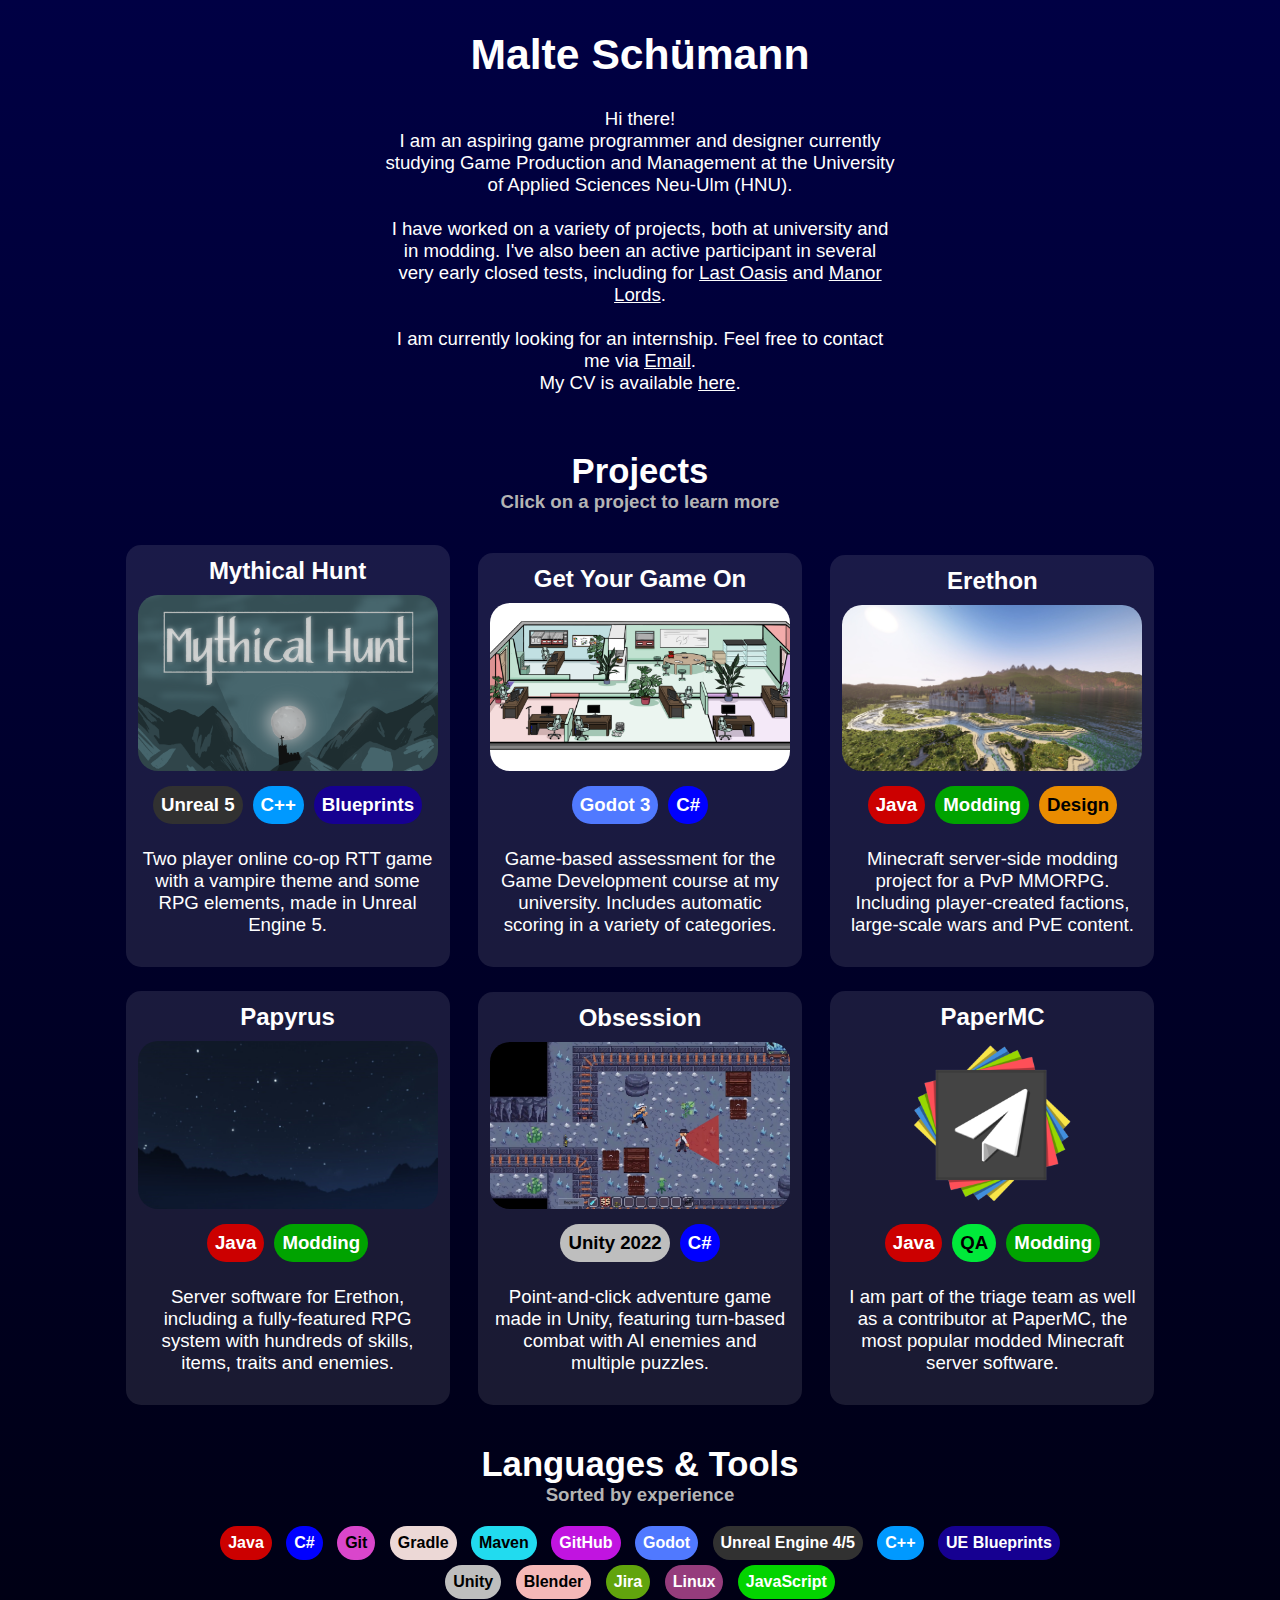
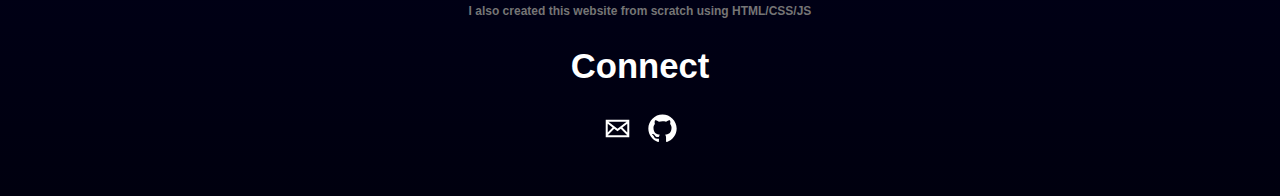
<file: index.html>
<!DOCTYPE html>
<head>
    <link rel="stylesheet" href="https://cdnjs.cloudflare.com/ajax/libs/font-awesome/6.0.0-beta3/css/all.min.css" integrity="sha384-e1HvStA/DcQz+8FDoDO5twYLhPk/S3qwkKlJ50cXdO2lqSjI5miq8jyexovG+oA9" crossorigin="anonymous">

    <link rel="stylesheet" type="text/css" href="style.css">
    <script type="text/javascript" src="script.js" defer></script>
    <meta name="viewport" content="width=device-width, initial-scale=1">
    <title>Malte Schümann</title>
</head>
<body>

    <div class="about-me">
        <h1>Malte Schümann</h2>
        <p>Hi there! <br /> I am an aspiring game programmer and designer currently studying Game Production and Management at the University of Applied Sciences Neu-Ulm (HNU).</p>
        <br />
        <p>I have worked on a variety of projects, both at university and in modding. I've also been an active participant in several very early closed tests, including for <a href="https://store.steampowered.com/app/903950/Last_Oasis/" target="_blank">Last Oasis</a> and <a href="https://store.steampowered.com/app/1363080/Manor_Lords/" target="_blank">Manor Lords</a>.</p>
        <br />
        <p>I am currently looking for an internship. Feel free to contact me via <a href="mailto:schuemann.malte@gmail.com" target="_blank>">Email</a>.</p>    
        <p>My CV is available <a href="../docs/cv_schuemann_2024.pdf" target="_blank">here</a>.</p>
    </div>
    <div class="container">
        <h1 class="header">Projects</h1>
        <h4 class="subheader">Click on a project to learn more</h4>      
        <div class="project" onclick="location.href='../projects/hunt.html';" style="cursor: pointer;">
            <h2>Mythical Hunt</h2>
            <img src="images/hunt/cover.png" alt="Mythical Hunt">
            <div class="unreal">Unreal 5</div><div class="cplusplus">C++</div><div class="blueprints">Blueprints</div>
            <p>Two player online co-op RTT game with a vampire theme and some RPG elements, made in Unreal Engine 5.</p>  
        </div>
        <div class="project" onclick="location.href='../projects/gygo.html';" style="cursor: pointer;">
            <h2>Get Your Game On</h2>
            <img src="images/gygo/cover.png" alt="Get your game on">
            <div class="godot">Godot 3</div><div class="csharp">C#</div>
            <p>Game-based assessment for the Game Development course at my university. Includes automatic scoring in a variety of categories.</p>
        </div>
        <div class="project" onclick="location.href='../projects/erethon.html';" style="cursor: pointer;">
            <h2>Erethon</h2>
            <img src="images/qxl/landscape.jpg" alt="QuestsXL">
            <div class="java">Java</div><div class="modding"><div></div>Modding</div><div class="game-design">Design</div>
            <p>Minecraft server-side modding project for a PvP MMORPG. Including player-created factions, large-scale wars and PvE content.</p>
        </div>
        <div class="project" onclick="location.href='../projects/papyrus.html';" style="cursor: pointer;">
            <h2>Papyrus</h2>
            <img src="images/papyrus/cover.jpg" alt="Papyrus">
            <div class="java">Java</div><div class="modding"><div></div>Modding</div>
            <p>Server software for Erethon, including a fully-featured RPG system with hundreds of skills, items, traits and enemies.</p>
        </div>
        <div class="project" onclick="location.href='../projects/obsession.html';" style="cursor: pointer;">
            <h2>Obsession</h2>
            <img src="images/obsession/cover.jpg" alt="Obsession">
            <div class="unity">Unity 2022</div><div class="csharp">C#</div>
            <p>Point-and-click adventure game made in Unity, featuring turn-based combat with AI enemies and multiple puzzles.</p>
        </div>
        <div class="project" onclick="location.href='https://papermc.io/';" style="cursor: pointer;">
            <h2>PaperMC</h2>
            <img src="images/paper/cover.png" alt="PaperMC">
            <div class="java">Java</div><div class="qa">QA</div><div class="modding"><div></div>Modding</div>
            <p>I am part of the triage team as well as a contributor at PaperMC, the most popular modded Minecraft server software.</p>
        </div>
    <div class="other-technologies">
        <h2 class="header">Languages & Tools</h2>
        <h4 class="subheader">Sorted by experience</h4>
        <div class="java" id="techLabel">Java</div>
        <div class="csharp" id="techLabel">C#</div>
        <div class="technology-label" id="techLabel">Git</div>
        <div class="technology-label" id="techLabel">Gradle</div>
        <div class="technology-label" id="techLabel">Maven</div>
        <div class="technology-label" id="techLabel">GitHub</div>
        <div class="godot" id="techLabel">Godot</div>
        <div class="unreal" id="techLabel">Unreal Engine 4/5</div>
        <div class="cplusplus" id="techLabel">C++</div>
        <div class="blueprints" id="techLabel">UE Blueprints</div>
        <br />
        <div class="unity" id="techLabel">Unity</div>
        <div class="technology-label" id="techLabel">Blender</div>
        <div class="technology-label" id="techLabel">Jira</div>
        <div class="technology-label" id="techLabel">Linux</div>
        <div class="technology-label" id="techLabel">JavaScript</div>
    </div>
    <h5 class="web-note">I also created this website from scratch using HTML/CSS/JS</h5>
    <div class="socials"> 
        <h2 class="header">Connect</h2>
        <div style="display: flex; flex-wrap:wrap; align-items: center; justify-content: center;"><a href="mailto:schuemann.malte@gmail.com" target="_blank" rel="noopener noreferrer" style="text-decoration:none;border:0;width:39px;height:39px;padding:0;margin:3px;color:#ffffff;"><svg class="niftybutton-email" style="display:block;fill:currentColor" data-donate="true" data-tag="ema" data-name="Email" viewBox="0 0 512 512" preserveAspectRatio="xMidYMid meet"><title>Email icon</title>
            <path d="M101.3 141.6v228.9h0.3 308.4 0.8V141.6H101.3zM375.7 167.8l-119.7 91.5 -119.6-91.5H375.7zM127.6 194.1l64.1 49.1 -64.1 64.1V194.1zM127.8 344.2l84.9-84.9 43.2 33.1 43-32.9 84.7 84.7L127.8 344.2 127.8 344.2zM384.4 307.8l-64.4-64.4 64.4-49.3V307.8z"></path>
        </svg></a><a href="https://github.com/Malfrador" target="_blank" rel="noopener noreferrer" style="text-decoration:none;border:0;width:39px;height:39px;padding:0;margin:3px;color:#ffffff;"><svg class="niftybutton-github" style="display:block;fill:currentColor" data-donate="true" data-tag="git" data-name="Github" viewBox="0 0 512 512" preserveAspectRatio="xMidYMid meet"><title>Github social icon</title>
            <path d="M256 70.7c-102.6 0-185.9 83.2-185.9 185.9 0 82.1 53.3 151.8 127.1 176.4 9.3 1.7 12.3-4 12.3-8.9V389.4c-51.7 11.3-62.5-21.9-62.5-21.9 -8.4-21.5-20.6-27.2-20.6-27.2 -16.9-11.5 1.3-11.3 1.3-11.3 18.7 1.3 28.5 19.2 28.5 19.2 16.6 28.4 43.5 20.2 54.1 15.4 1.7-12 6.5-20.2 11.8-24.9 -41.3-4.7-84.7-20.6-84.7-91.9 0-20.3 7.3-36.9 19.2-49.9 -1.9-4.7-8.3-23.6 1.8-49.2 0 0 15.6-5 51.1 19.1 14.8-4.1 30.7-6.2 46.5-6.3 15.8 0.1 31.7 2.1 46.6 6.3 35.5-24 51.1-19.1 51.1-19.1 10.1 25.6 3.8 44.5 1.8 49.2 11.9 13 19.1 29.6 19.1 49.9 0 71.4-43.5 87.1-84.9 91.7 6.7 5.8 12.8 17.1 12.8 34.4 0 24.9 0 44.9 0 51 0 4.9 3 10.7 12.4 8.9 73.8-24.6 127-94.3 127-176.4C441.9 153.9 358.6 70.7 256 70.7z"></path>
        </svg></a></div>
    </div>
</body>
</file>
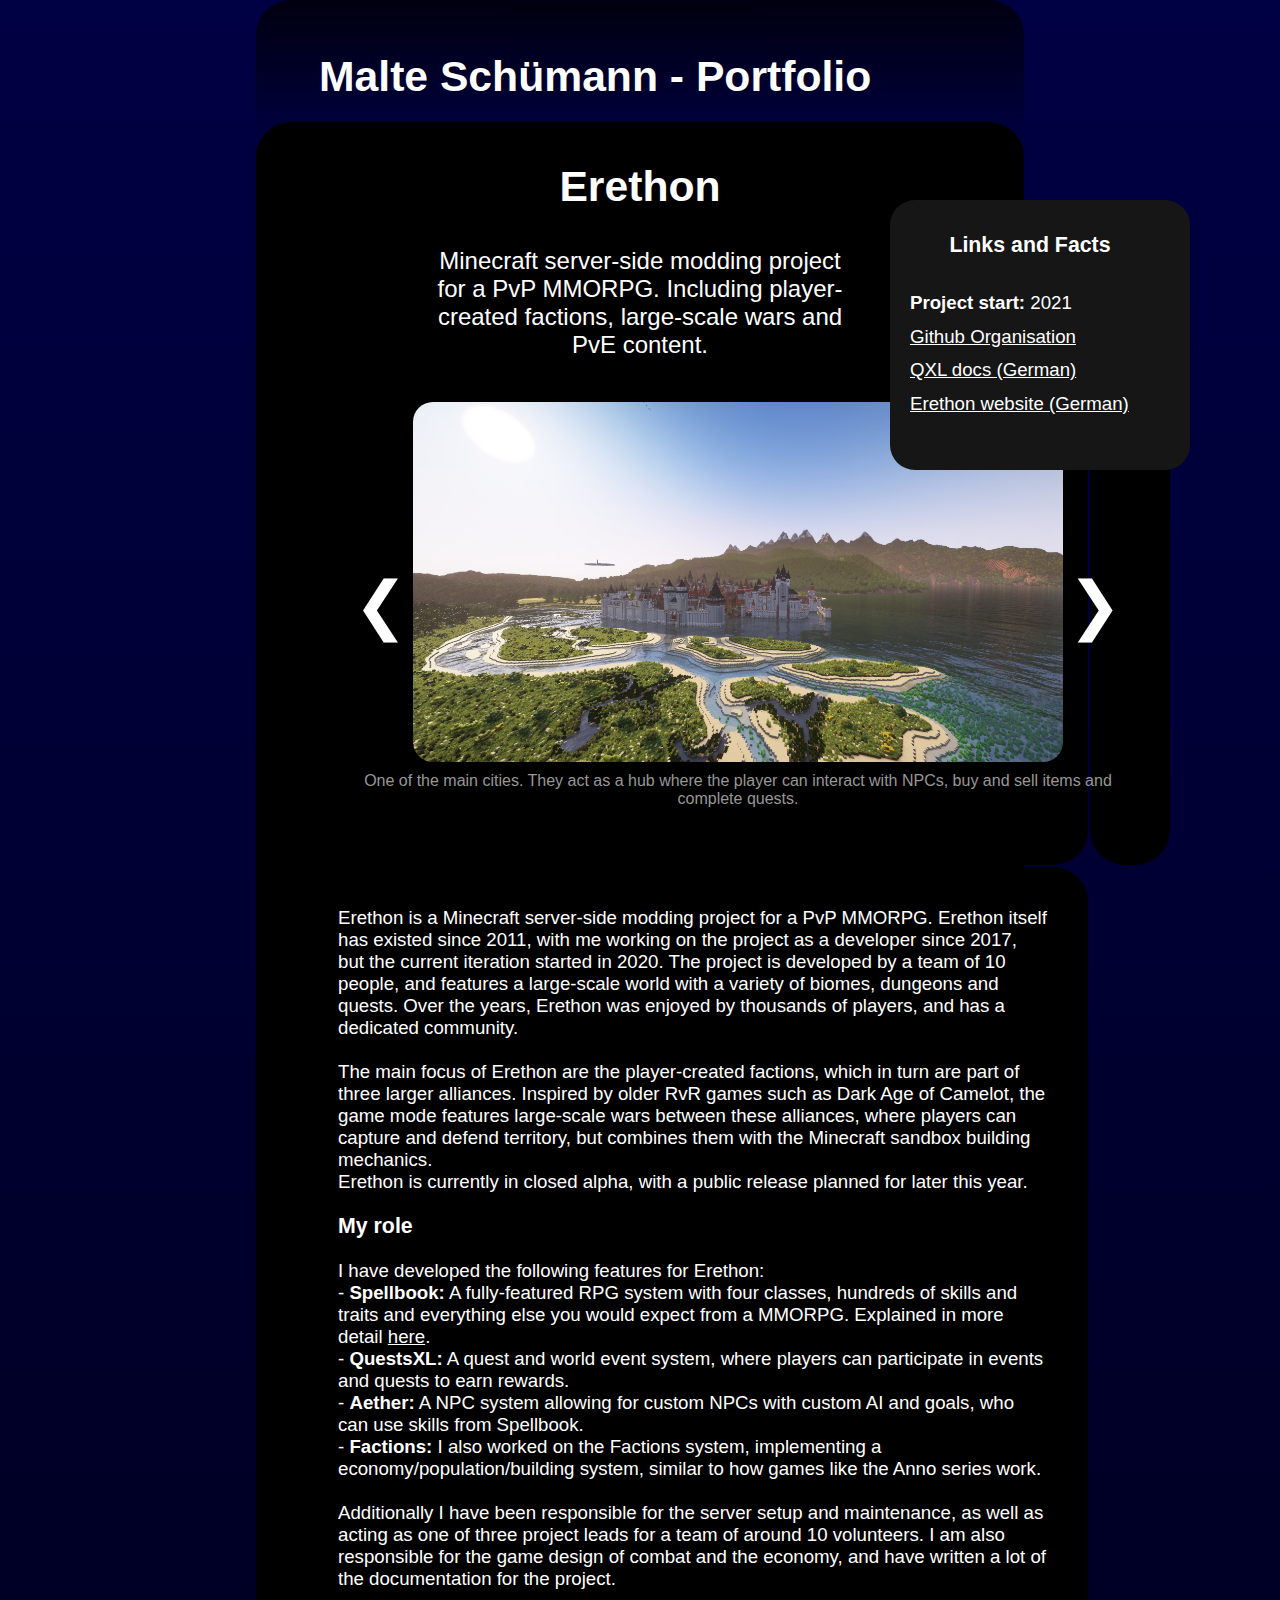
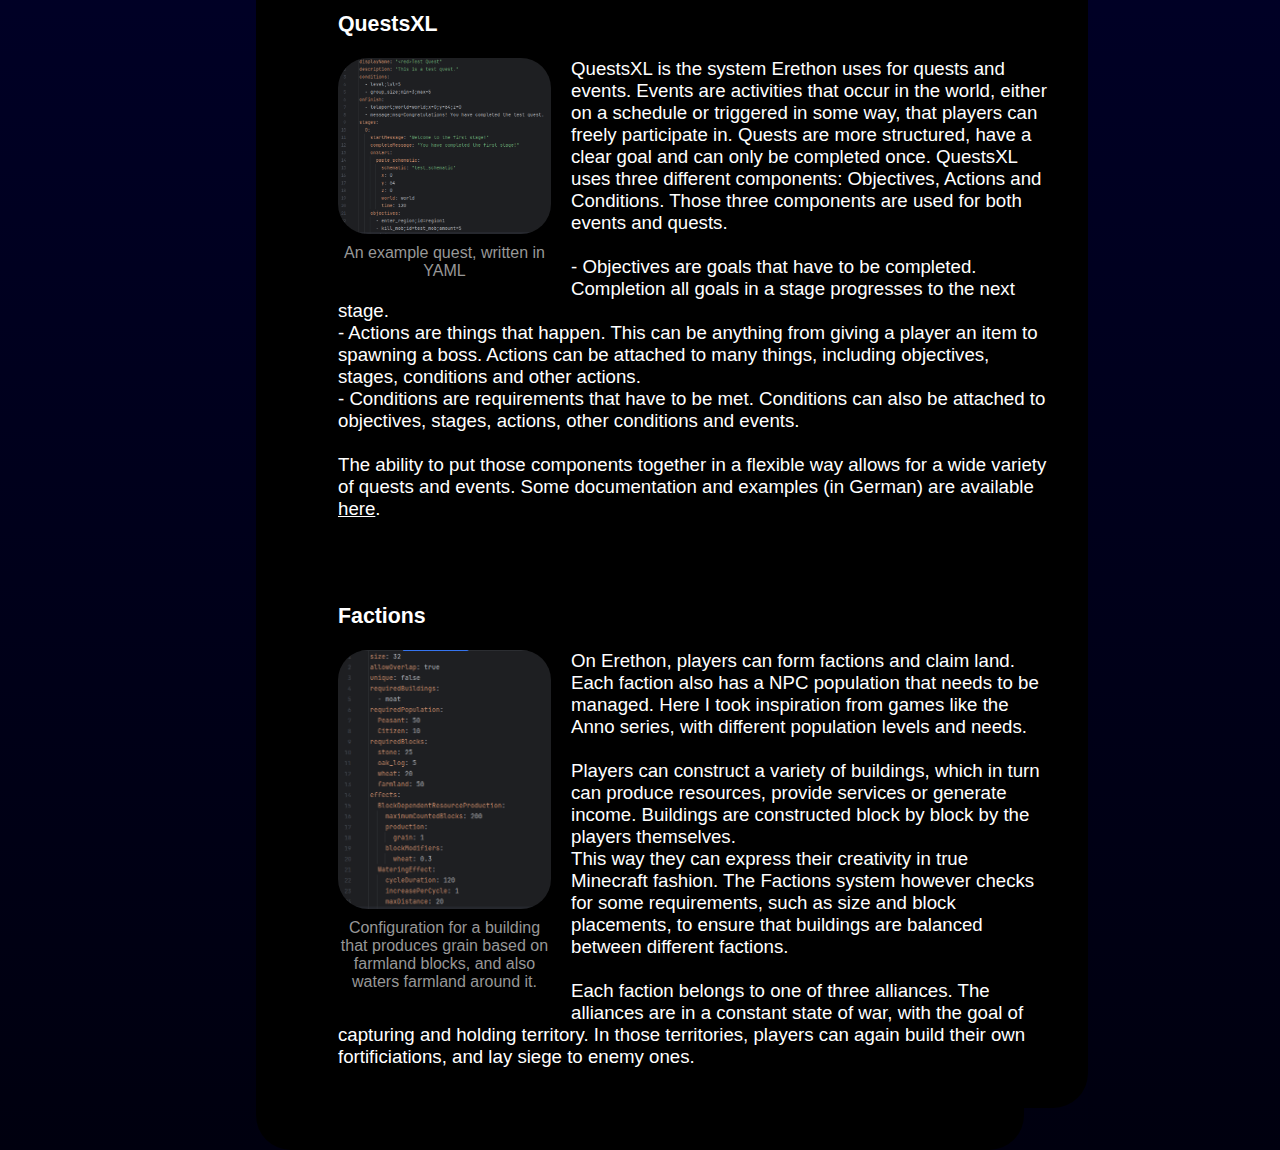
<file: projects/erethon.html>
<head>
    <link rel="stylesheet" type="text/css" href="../style.css">
    <script type="text/javascript" src="../script.js" defer></script>
    <meta name="viewport" content="width=device-width, initial-scale=1">
    <title>Malte Schümann</title>
</head>
<body class="project-page">
        <div class="header-bg" onclick="location.href='../index.html';" style="cursor: pointer;">
            <h1 class="page-header">Malte Schümann - Portfolio</h1>
        </div>
        <div class="page-content">
        <h2>Erethon</h2>
        <p class="project-header">Minecraft server-side modding project for a PvP MMORPG. Including player-created factions, large-scale wars and PvE content.</p>
        <table>
            <tr>
                <td colspan="2" class="page-content">
                    <div id="gallery4" class="gallery-container"></div>
                </td>
                <td class="page-content">           
                    <div class="page-content links-and-facts">
                        <h3 style="text-align: center;">Links and Facts</h3>
                        <div class="links-entry">
                            <b>Project start:</b> 2021<br />
                            <a href="https://github.com/DRE2N" target="_blank">Github Organisation</a><br />
                            <a href="https://erethon.de/docs/questsxl/intro" target="_blank">QXL docs (German)</a><br />
                            <a href="https://erethon.de" target="_blank">Erethon website (German)</a><br />
                        </div>
                    </div>
                </td>
            </tr>
            <tr>
                <td class="page-content description">
                    <p>Erethon is a Minecraft server-side modding project for a PvP MMORPG. Erethon itself has existed since 2011, with me working on the project as a developer since 2017, but the current iteration started in 2020. The project is developed by a team of 10 people, and features a large-scale world with a variety of biomes, dungeons and quests. Over the years, Erethon was enjoyed by thousands of players, and has a dedicated community. <br />
                        <br />
                        The main focus of Erethon are the player-created factions, which in turn are part of three larger alliances. Inspired by older RvR games such as Dark Age of Camelot, the game mode features large-scale wars between these alliances, where players can capture and defend territory, but combines them with the Minecraft sandbox building mechanics. 
                        <br />
                        Erethon is currently in closed alpha, with a public release planned for later this year.
                        <h3>My role</h3>
                        I have developed the following features for Erethon: <br />
                        - <b>Spellbook:</b> A fully-featured RPG system with four classes, hundreds of skills and traits and everything else you would expect from a MMORPG. Explained in more detail <a href="https://schuemann.dev/index.html#papyrus">here</a>.<br />
                        - <b>QuestsXL:</b> A quest and world event system, where players can participate in events and quests to earn rewards. <br />
                        - <b>Aether:</b> A NPC system allowing for custom NPCs with custom AI and goals, who can use skills from Spellbook. <br />
                        - <b>Factions:</b> I also worked on the Factions system, implementing a economy/population/building system, similar to how games like the Anno series work. <br />
                        <br />
                        Additionally I have been responsible for the server setup and maintenance, as well as acting as one of three project leads for a team of around 10 volunteers. I am also responsible for the game design of combat and the economy, and have written a lot of the documentation for the project.
                        <h3>QuestsXL</h3>
                        <div  class="embedded-media">
                            <img src="../images/qxl/example.png" alt="Quest def" />
                            <p class="imageDescription">An example quest, written in YAML</p>
                        </div>
                        <p>QuestsXL is the system Erethon uses for quests and events. Events are activities that occur in the world, either on a schedule or triggered in some way, that players can freely participate in. Quests are more structured, have a clear goal and can only be completed once. 
                            QuestsXL uses three different components: Objectives, Actions and Conditions. Those three components are used for both events and quests. <br/ ><br />
                            - Objectives are goals that have to be completed. Completion all goals in a stage progresses to the next stage. <br />
                            - Actions are things that happen. This can be anything from giving a player an item to spawning a boss. Actions can be attached to many things, including objectives, stages, conditions and other actions. <br />
                            - Conditions are requirements that have to be met. Conditions can also be attached to objectives, stages, actions, other conditions and events. 
                            <br /> <br />
                            The ability to put those components together in a flexible way allows for a wide variety of quests and events. Some documentation and examples (in German) are available <a href="https://erethon.de/docs/questsxl/intro">here</a>. <br />
                        </p>
                        <br /> <br />
                        <h3>Factions</h3>
                        <div  class="embedded-media">
                            <img src="../images/qxl/faction_building.png" alt="Faction building configuration" />
                            <p class="imageDescription">Configuration for a building that produces grain based on farmland blocks, and also waters farmland around it.</p>
                        </div>
                        <p>On Erethon, players can form factions and claim land. Each faction also has a NPC population that needs to be managed. Here I took inspiration from games like the Anno series, with different population levels and needs.<br />
                            <br />
                            Players can construct a variety of buildings, which in turn can produce resources, provide services or generate income. Buildings are constructed block by block by the players themselves.<br />
                            This way they can express their creativity in true Minecraft fashion. The Factions system however checks for some requirements, such as size and block placements, to ensure that buildings are balanced between different factions. 
                            <br /><br />
                            Each faction belongs to one of three alliances. The alliances are in a constant state of war, with the goal of capturing and holding territory. In those territories, players can again build their own fortificiations, and lay siege to enemy ones. <br />
                    
                        </p>
                    </p>
                </td>
            </tr>
        </table>
</body>
</file>
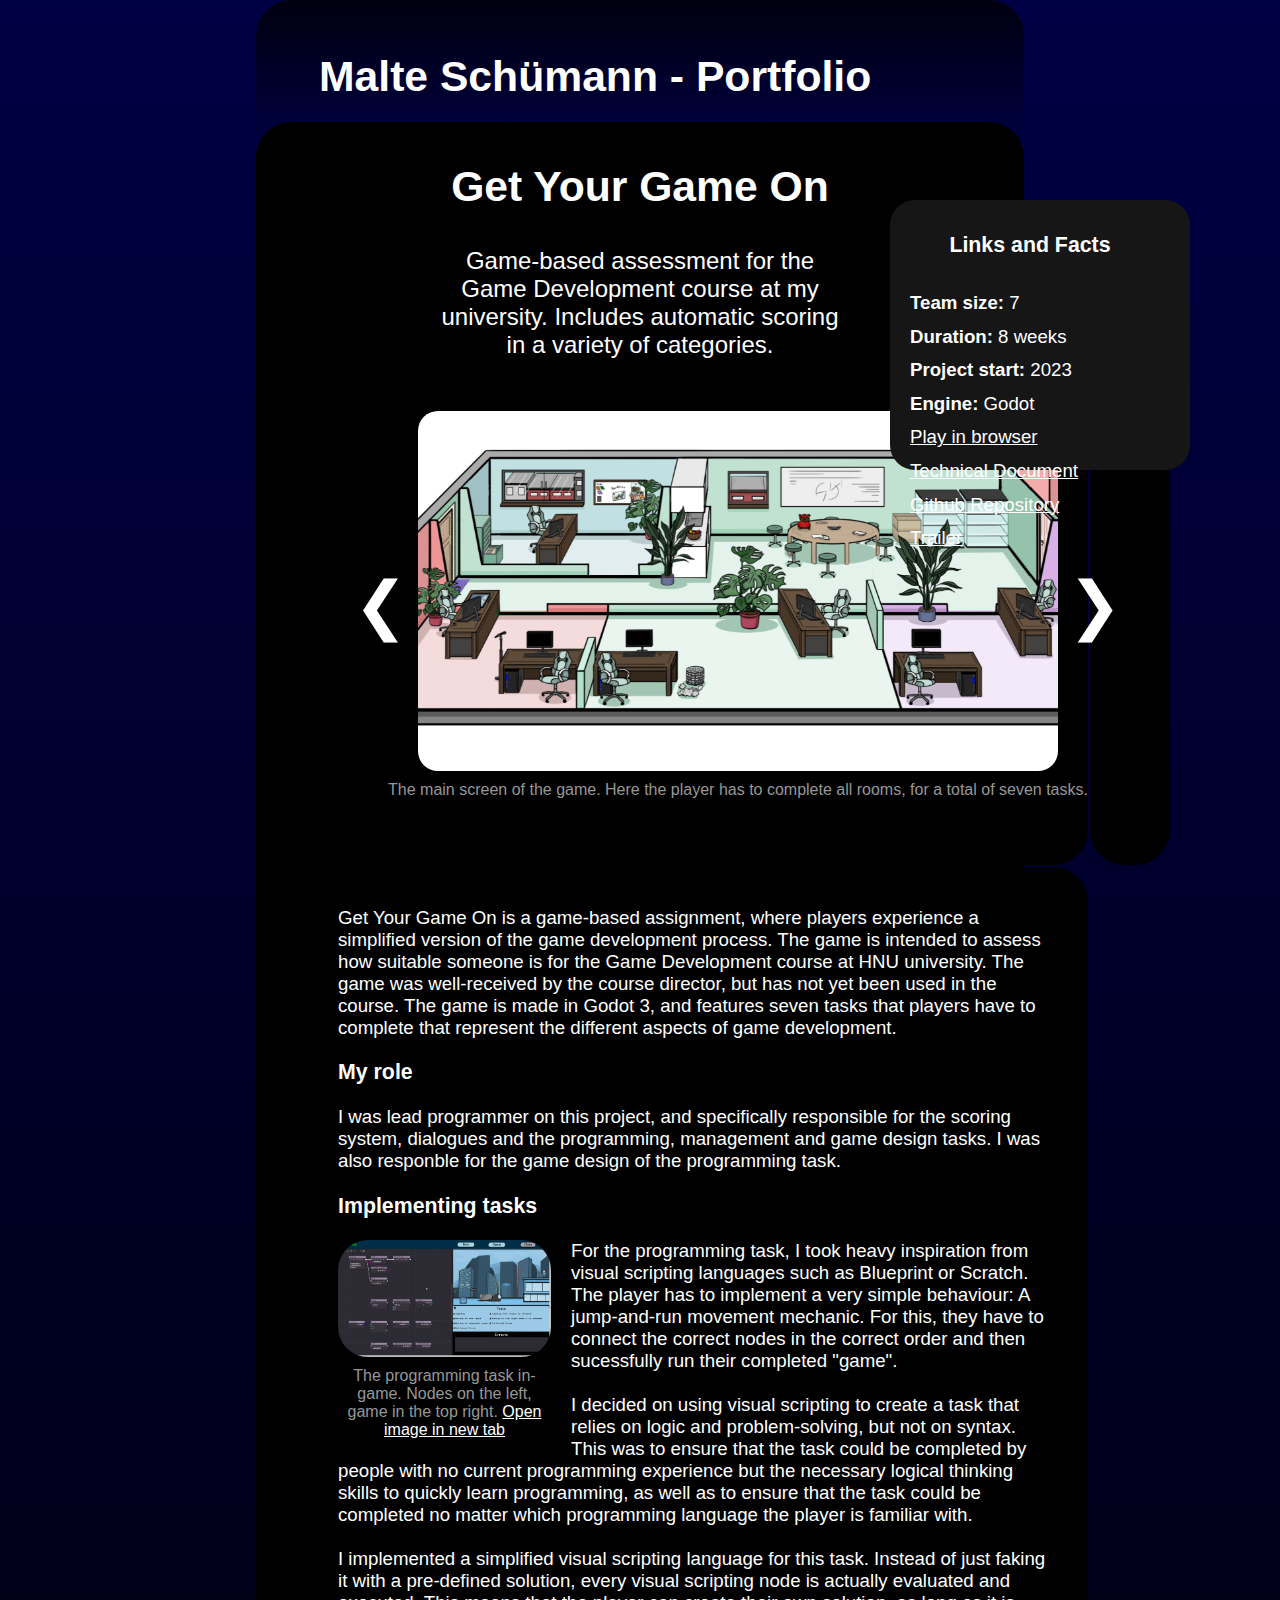
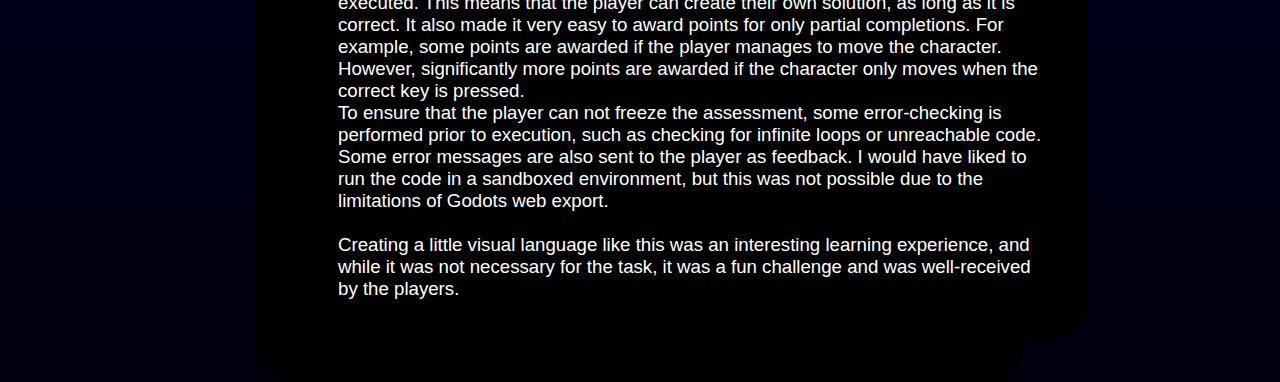
<file: projects/gygo.html>
<head>
    <link rel="stylesheet" type="text/css" href="../style.css">
    <script type="text/javascript" src="../script.js" defer></script>
    <meta name="viewport" content="width=device-width, initial-scale=1">
    <title>Malte Schümann</title>
</head>
<body class="project-page">
    <div class="header-bg" onclick="location.href='../index.html';" style="cursor: pointer;">
        <h1 class="page-header">Malte Schümann - Portfolio</h1>
    </div>
    <div class="page-content">
    <h2>Get Your Game On</h2>
    <p class="project-header">Game-based assessment for the Game Development course at my university. Includes automatic scoring in a variety of categories.</p>
    <table>
        <tr>
            <td colspan="2" class="page-content">
                <div id="gallery2" class="gallery-container"></div>
            </td>
            <td class="page-content">           
                <div class="page-content links-and-facts">
                    <h3 style="text-align: center;">Links and Facts</h3>
                    <div class="links-entry">
                        <b>Team size:</b> 7 <br />
                        <b>Duration:</b> 8 weeks <br />
                        <b>Project start:</b> 2023 <br />
                        <b>Engine:</b> Godot <br />
                        <a href="https://lab.schuemann.dev" target="_blank">Play in browser</a><br />
                        <a href="https://gist.github.com/Malfrador/4a895c1dcb58f11b019afed73f639d7b" target="_blank">Technical Document</a><br />
                        <a href="https://github.com/SporeGames/GetOn" target="_blank">Github Repository</a><br />
                        <a href="https://youtu.be/1xukADoqLgA" target="_blank">Trailer</a>
                    </div>
                </div>
            </td>
        </tr>
        <tr>
            <td class="page-content description">
                <p>Get Your Game On is a game-based assignment, where players experience a simplified version of the game development process. The game is intended to assess how suitable someone is for the Game Development course at HNU university. The game was well-received by the course director,
                    but has not yet been used in the course. The game is made in Godot 3, and features seven tasks that players have to complete that represent the different aspects of game development.
                    <h3>My role</h3>
                    I was lead programmer on this project, and specifically responsible for the scoring system, dialogues and the
                    programming, management and game design tasks. I was also responble for the game design of the programming task.
                    <h3>Implementing tasks</h3>
                    <div  class="embedded-media">
                        <img src="../images/gygo/programming.png" alt="Programming task" />
                        <p class="imageDescription">The programming task in-game. Nodes on the left, game in the top right.  <a href="../images/gygo/programming.png" target="_blank">Open image in new tab</a></p>
                    </div>
                    For the programming task, I took heavy inspiration from visual scripting languages such as Blueprint or Scratch. The player has to implement a very simple behaviour: A jump-and-run movement mechanic. For this, they have to connect the correct nodes in
                    the correct order and then sucessfully run their completed "game". <br /><br />I decided on using visual scripting to create a task that relies on logic and problem-solving, but not on syntax. This was to ensure that the task could be completed by people with no current programming experience
                    but the necessary logical thinking skills to quickly learn programming, as well as to ensure that the task could be completed no matter which programming language the player is familiar with. 
                    <br /><br />
                    I implemented a simplified visual scripting language for this task. Instead of just faking it with a pre-defined solution, every visual scripting node is actually evaluated and executed. This means that the player can create their own solution, as long as it is correct. It also made it very easy
                    to award points for only partial completions. For example, some points are awarded if the player manages to move the character. However, significantly more points are awarded if the character only moves when the correct key is pressed. 
                    <br />
                    To ensure that the player can not freeze the assessment, some error-checking is performed prior to execution, such as checking for infinite loops or unreachable code. Some error messages are also sent to the player as feedback.
                    I would have liked to run the code in a sandboxed environment, but this was not possible due to the limitations of Godots web export. 
                    <br /><br />
                    Creating a little visual language like this was an interesting learning experience, and while it was not necessary for the task, it was a fun challenge and was well-received by the players.
                </p>
            </td>
        </tr>
    </table>
</body>
</file>
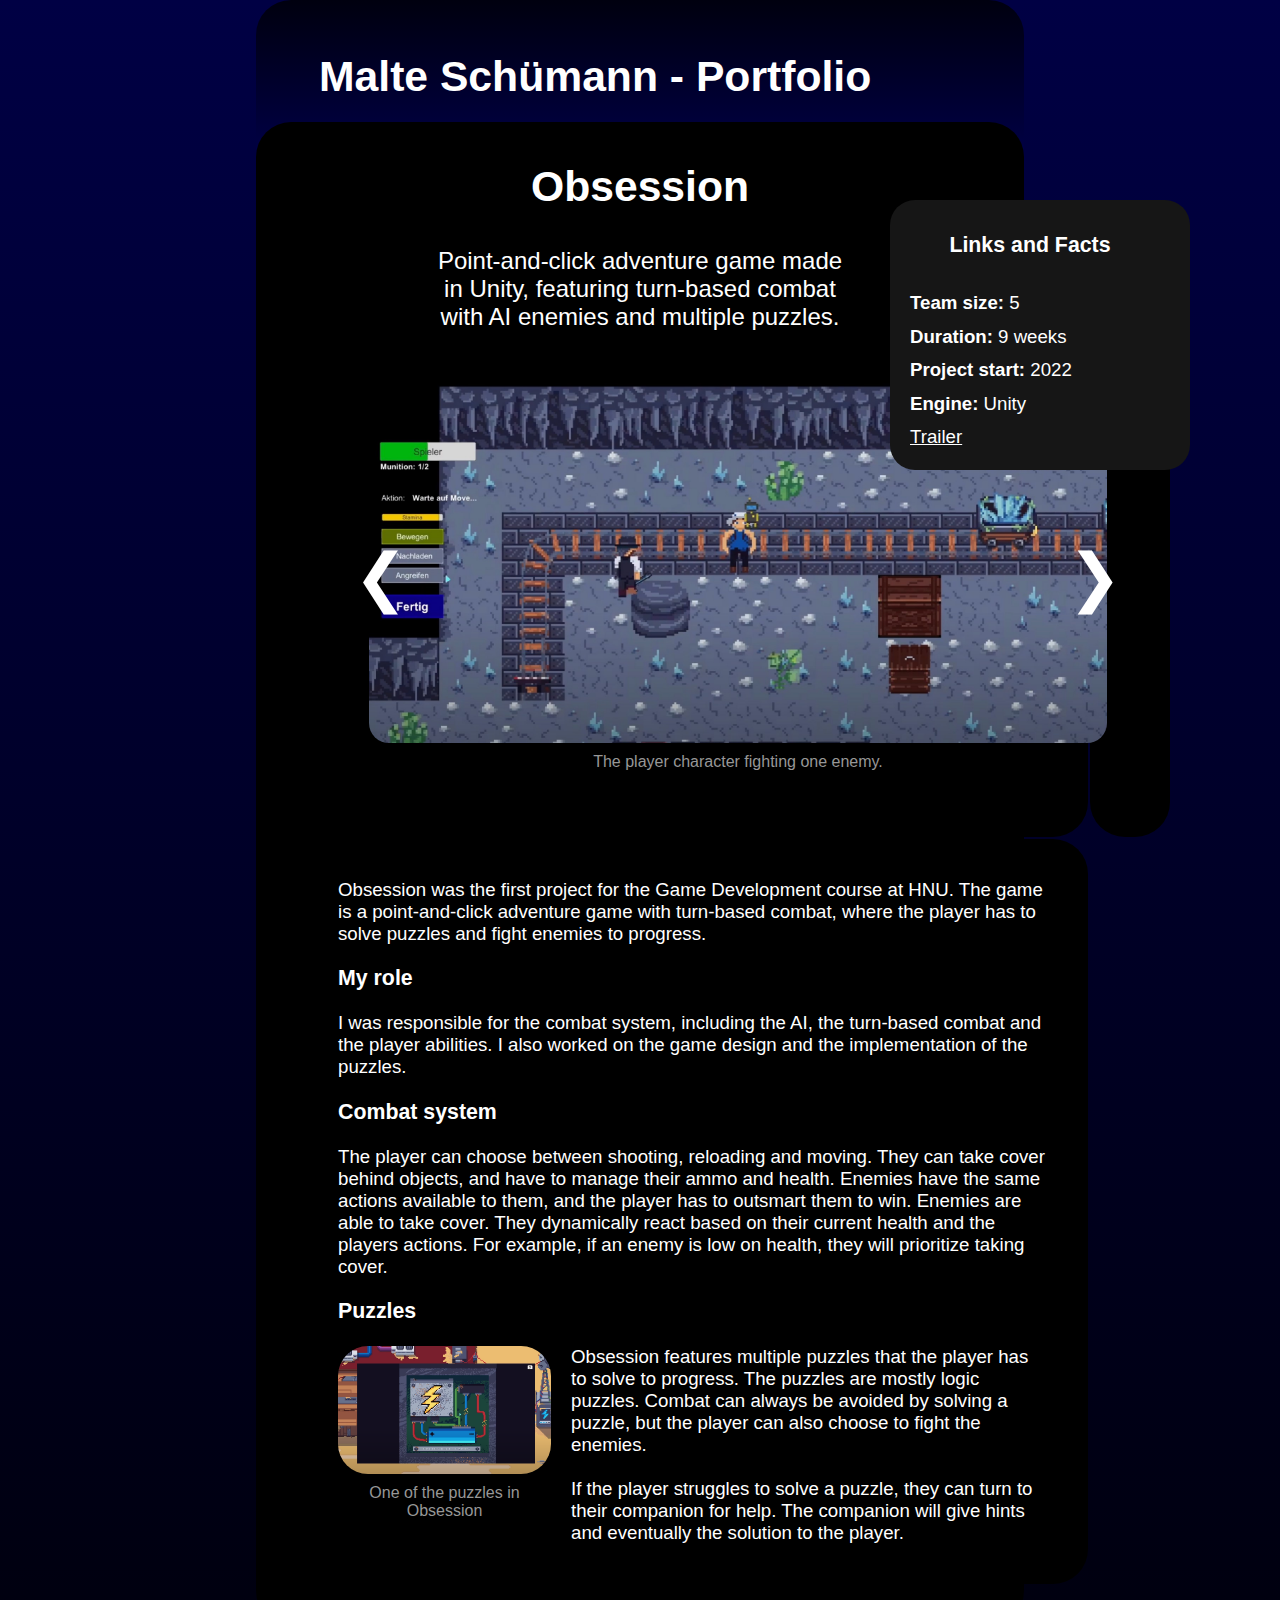
<file: projects/obsession.html>
<head>
    <link rel="stylesheet" type="text/css" href="../style.css">
    <script type="text/javascript" src="../script.js" defer></script>
    <meta name="viewport" content="width=device-width, initial-scale=1">
    <title>Malte Schümann</title>
</head>
<body class="project-page">
        <div class="header-bg" onclick="location.href='../index.html';" style="cursor: pointer;">
            <h1 class="page-header">Malte Schümann - Portfolio</h1>
        </div>
        <div class="page-content">
        <h2>Obsession</h2>
        <p class="project-header">Point-and-click adventure game made in Unity, featuring turn-based combat with AI enemies and multiple puzzles.</p>
        <table>
            <tr>
                <td colspan="2" class="page-content">
                    <div id="gallery5" class="gallery-container"></div>
                </td>
                <td class="page-content">           
                    <div class="page-content links-and-facts">
                        <h3 style="text-align: center;">Links and Facts</h3>
                        <div class="links-entry">
                            <b>Team size:</b> 5<br />
                            <b>Duration:</b> 9 weeks<br />
                            <b>Project start:</b> 2022<br />
                            <b>Engine:</b> Unity<br />
                            <a href="https://www.youtube.com/watch?v=_YPeZauz3MQ" target="_blank">Trailer</a><br />
                        </div>
                    </div>
                </td>
            </tr>
            <tr>
                <td class="page-content description">
                    <p>Obsession was the first project for the Game Development course at HNU. The game is a point-and-click adventure game with turn-based combat, where the player has to solve puzzles and fight enemies to progress.
                        <h3>My role</h3>
                        I was responsible for the combat system, including the AI, the turn-based combat and the player abilities. I also worked on the game design and the implementation of the puzzles. 
                        <h3>Combat system</h3>
                        The player can choose between shooting, reloading and moving. They can take cover behind objects, and have to manage their ammo and health. Enemies have the same actions available to them, and the player has to outsmart them to win.
                        Enemies are able to take cover. They dynamically react based on their current health and the players actions. For example, if an enemy is low on health, they will prioritize taking cover.
                        <h3>Puzzles</h3>
                        <div  class="embedded-media">
                            <img src="../images/obsession/puzzle.png" alt="Puzzle" />
                            <p class="imageDescription">One of the puzzles in Obsession</p>
                        </div>
                        <p>Obsession features multiple puzzles that the player has to solve to progress. The puzzles are mostly logic puzzles. Combat can always be avoided by solving a puzzle, but the player can also choose to fight the enemies.
                        <br /> <br />
                        If the player struggles to solve a puzzle, they can turn to their companion for help. The companion will give hints and eventually the solution to the player.
                
                    </p>

                </td>
            </tr>
        </table>
</body>
</file>
<file: style.css>
/* style.css */

body {
  background: linear-gradient(to bottom, #000044, #00000F);
  font-family: 'Segoe UI', Tahoma, Geneva, Verdana, sans-serif;
  color: #fff;
  margin: 0;
  padding: 0;

}
.about-me {
  text-align: center;
  margin-top: 30px;
  margin-bottom: 30px;
  font-family: 'Segoe UI', Tahoma, Geneva, Verdana, sans-serif;
  font-size: 14pt;
}
.about-me h1 {
  font-size: 32pt;
}

.about-me p {
  max-width: 40%;
  margin: 0 auto; 
  text-align: center; 
}

.about me a, .about-me a:link, .about-me a:visited, .about-me a:hover, .about-me a:active{
  color: #fff;
}

.container {
  max-width: 1200px;
  margin: 0 auto;
  padding: 5px;
  margin-bottom: 20px;
  text-align: center;
}

.header {
  font-family: 'Segoe UI', Tahoma, Geneva, Verdana, sans-serif;
  font-size: 26pt;
  margin-bottom: 20px;
}

.project {
  display: inline-block;
  width: 25%;
  margin: 1%;
  padding: 1%;
  background: rgba(255, 255, 255, 0.1);
  border-radius: 15px;
  cursor: pointer;
  font-family: 'Segoe UI', Tahoma, Geneva, Verdana, sans-serif;
  font-size: 14pt;
}

.project:hover {
  background: rgba(255, 255, 255, 0.2);
}

.project img {
  max-width: 100%;
  border-radius: 20px;
  margin-bottom: 10px;
  margin-top: 0px;
}

.project h2 {
  font-size: 18pt;
  margin-top: 0px;
  margin-bottom: 10px;
}

.popup {
  position: fixed;
  top: 55%;
  left: 50%;
  transform: translate(-50%, -50%);
  background: linear-gradient(to bottom, #000000, #000000);
  border-radius: 25px;
  width: 70%;
  height: 95%;
  overflow: auto;
  flex-direction: row;
  overscroll-behavior: contain;
}

.project-page {
  margin-left: 20%;
  margin-right: 20%;
  font-family: 'Segoe UI', Tahoma, Geneva, Verdana, sans-serif;
}

.header-bg {
  background: linear-gradient(to bottom, #00000F, #000044);
  border-top-left-radius: 35px;
  border-top-right-radius: 35px;
  padding: 3%;
  margin-bottom: -30px;
}

.header-bg:hover {
  background: linear-gradient(to bottom, #00001F, #000055);
}

.page-header {
  text-align: left;
  font-size: 32pt;
  color: white;
  text-emphasis: bold;
  padding-left: 40px;
  font-family: 'Segoe UI', Tahoma, Geneva, Verdana, sans-serif;
}


.project-page h2 {
  text-align: center;
}

.project-header {
  text-align: center;
  font-size: 18pt;
  text-wrap: wrap;
  margin-left: 20%;
  margin-right: 20%;
}

.page-content {
  justify-content: space-between;
  background-color: black;
  border-radius: 35px;
  padding: 40px;
}

.page-content .links-and-facts {
  padding-left: 20px;
  padding-top: 5px;
  background-color: rgb(22, 22, 22);
  border-radius: 25px; 
  height: 30%;
  box-sizing: border-box; 
  top: 200px;
  font-size: 14pt;
  position: absolute;
  margin-left: -240px;
  max-width: 300px;
  min-width: 300px;
  line-height: 1.8;
  max-height: 340px;
}

.page-content .description {
  text-align: left;
  font-size: 14pt;
  text-wrap: wrap;
}

.description a:link, .description a:visited, .description a:hover, .descriptiona:active {
  color: white;
}


.page-content h2 {
  font-size: 32pt;
  margin-top: 0px;
}

.page-content h3 {
  font-size: 16pt;
  text-align: left;
}

.links-and-facts a:link, .links-and-facts a:visited, .links-and-facts a:hover, .links-and-facts a:active {
  color: white;
}

.links-entry {
  text-align: left;
}

.embedded-media {
  float: left;
  margin-right: 20px;
  border-radius: 20px;
  max-width: 30%;
}

.embedded-media video {
  width: 100%; 
  height: auto; 
  border-radius: 30px; 
  filter: blur(0);
  overflow: visible;
}

.embedded-media img {
  width: 100%; 
  height: auto; 
  border-radius: 30px; 
  filter: blur(0);
  overflow: hidden;
}

.embedded-media a {
  max-width: 30%;
  font-size: 16px;
  text-wrap: wrap;
  margin-top: 0px;
  text-align: center;
  color:rgb(151, 151, 151);
  padding-top: 0px;
}

.close-btn {
  position: absolute;
  top: 10px;
  right: 20px;
  background: none;
  border: none;
  font-size: 24px;
  color: #fff;
  cursor: pointer;
}

.socials {
  text-align: center;
  margin-top: 20px;
  margin-bottom: 20px;
  font-family: 'Segoe UI', Tahoma, Geneva, Verdana, sans-serif;
}

.other-technologies {
  text-align: center;
  margin-top: 20px;
  margin-bottom: 0px;
}

.subheader {
  font-size: 14pt;
  color: #b4b4b4;
  margin-top: -20px;
  margin-bottom: 20px;
}

.web-note {
  color: #757575;
  font-size: 12px;
  margin-top: auto;
}

/* Labels */

.godot, .unreal, .unity, .modding, .cplusplus, .csharp, .java, .blueprints, .qa, .technology-label, .game-design {
  display: inline-block;
  padding: 8px;
  margin-bottom: 5px;
  margin-left: 5px;
  margin-right: 5px;
  border-radius: 20px; 
  font-weight: bold;
}

.godot {
  background-color: #5079ff; 
  color: white; 
}

.unreal {
  background-color: #313131; 
  color: white; 
}

.unity {
  background-color: #bebebe; 
  color: rgb(0, 0, 0); 
}

.modding {
  background-color: #00a300; 
  color: white; 
}

.java {
  background-color: #cc0000; 
  color: white; 
}

.csharp {
  background-color: #0000ff; 
  color: white; 
}

.cplusplus {
  background-color: #0099ff; 
  color: white; 
}

.blueprints {
  background-color: #160091; 
  color: white; 
}

.qa {
  background-color: #00e93a; 
  color: rgb(0, 0, 0); 
}

.game-design {
  background-color: #e98c00; 
  color: rgb(0, 0, 0); 
}

/* Gallery */
.gallery {
  height: 400px;
}

.gallery-container {
  display: flex;
  justify-content: center;
  align-items: center;
  margin-right: -90px; /* Ugly but whatever */
}

.galleryImgContainer {
  position: relative;
  height: 90%;
  width: 800px;
  max-width: 100%;
  overflow: visible;
  display: flex;
  flex-direction: column;
  justify-content: center;
  align-items: center;
} 

.galleryMedia {
  max-width: 100%;
  max-height: 100%;
  margin: 0 auto;
  border-radius: 20px; 
  filter: blur(0); /* Fix for text becoming blurry when a video is visible. ??? I don't envy anyone who actually does web dev */
}

.imageDescription {
  font-size: 16px;
  text-wrap: wrap;
  margin-top: 10px;
  text-align: center;
  color:rgb(151, 151, 151);
}

.prevBtn,
.nextBtn {
  position: absolute;
  top: 50%;
  background-color: transparent;
  border: none;
  font-size: 64px;
  color: #fff;
  cursor: pointer;
  transition: color 0.3s;
  z-index: 1;
  transform: translateY(-50%);
}

.prevBtn:hover,
.nextBtn:hover {
  color: #636363;
}

.prevBtn {
  left: 10px;
}

.nextBtn {
  right: 10px;
}

/* Scrollbar */
::-webkit-scrollbar {
  width: 15px;
}

::-webkit-scrollbar-track {
  background: black;
}

::-webkit-scrollbar-thumb {
  background: #414141;
  border-radius: 10px;
}

::-webkit-scrollbar-thumb:hover {
  background: #5f5f5f;
}
</file>
